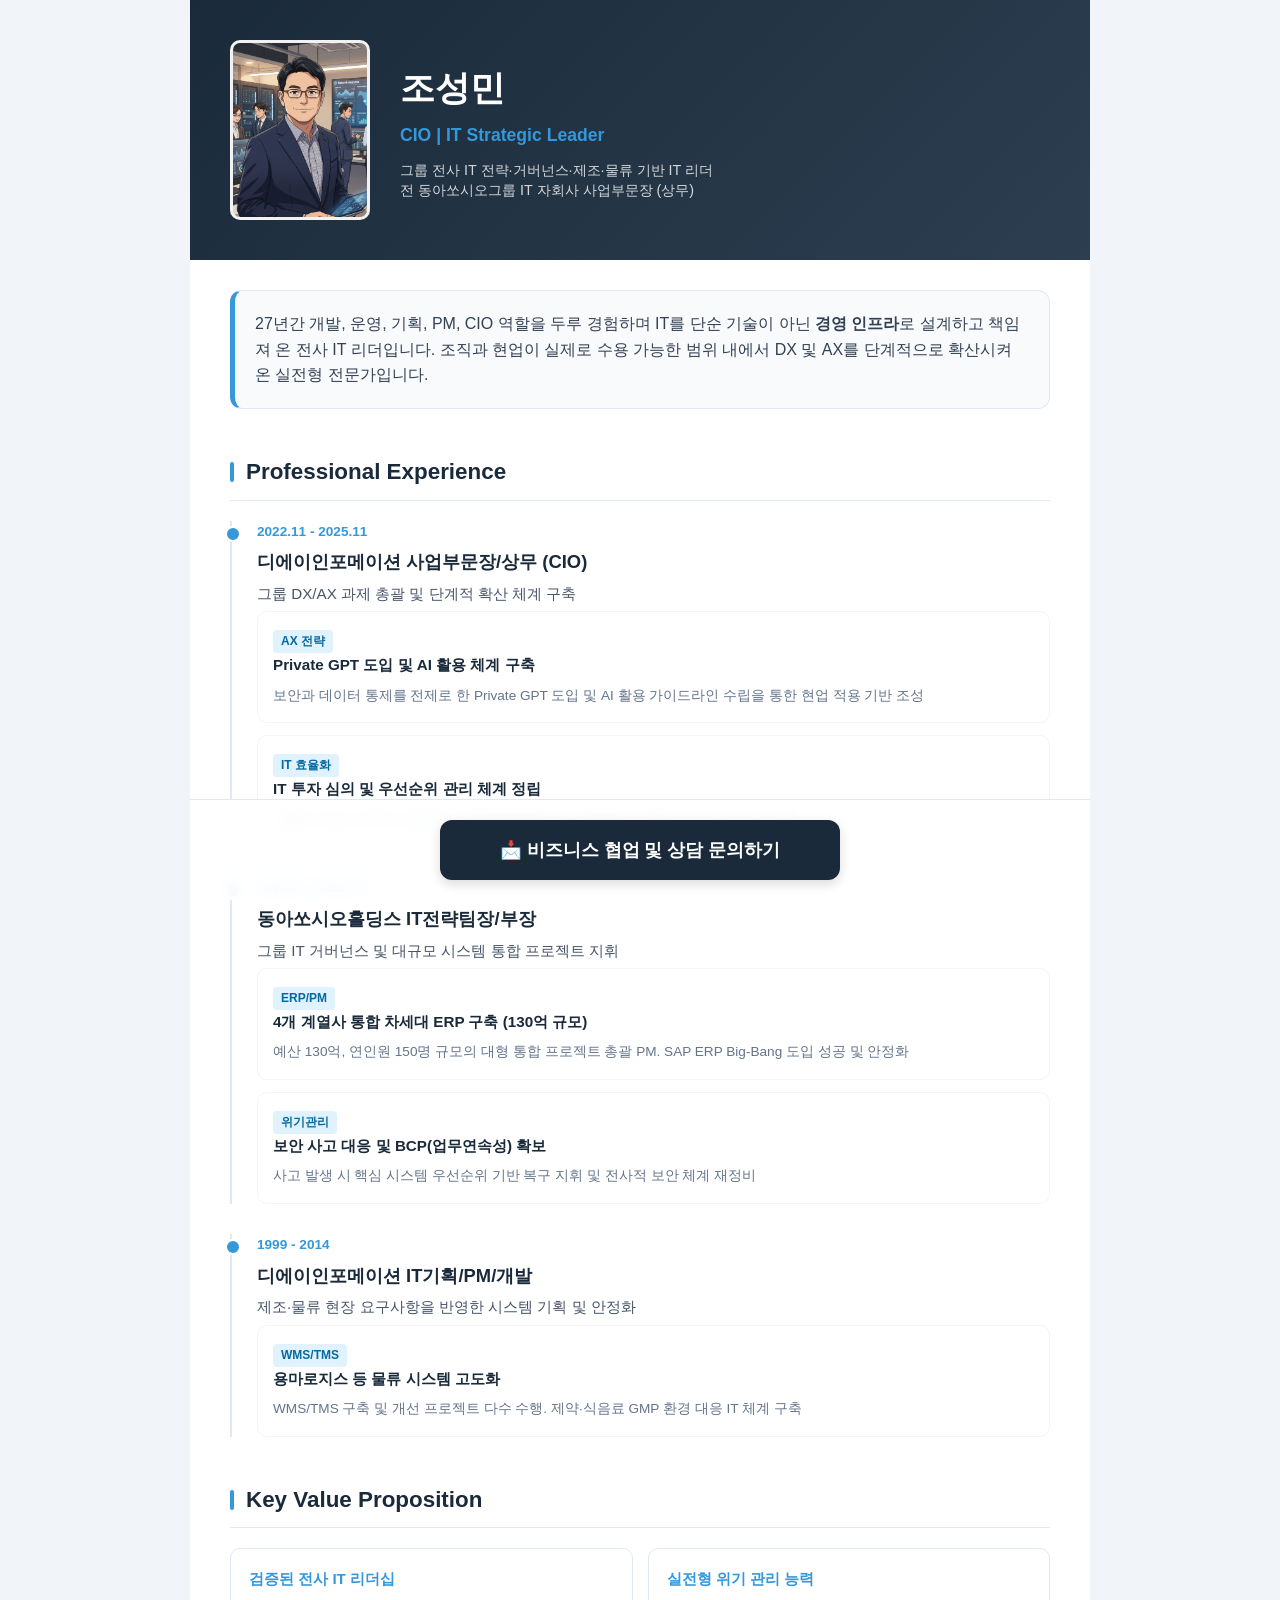
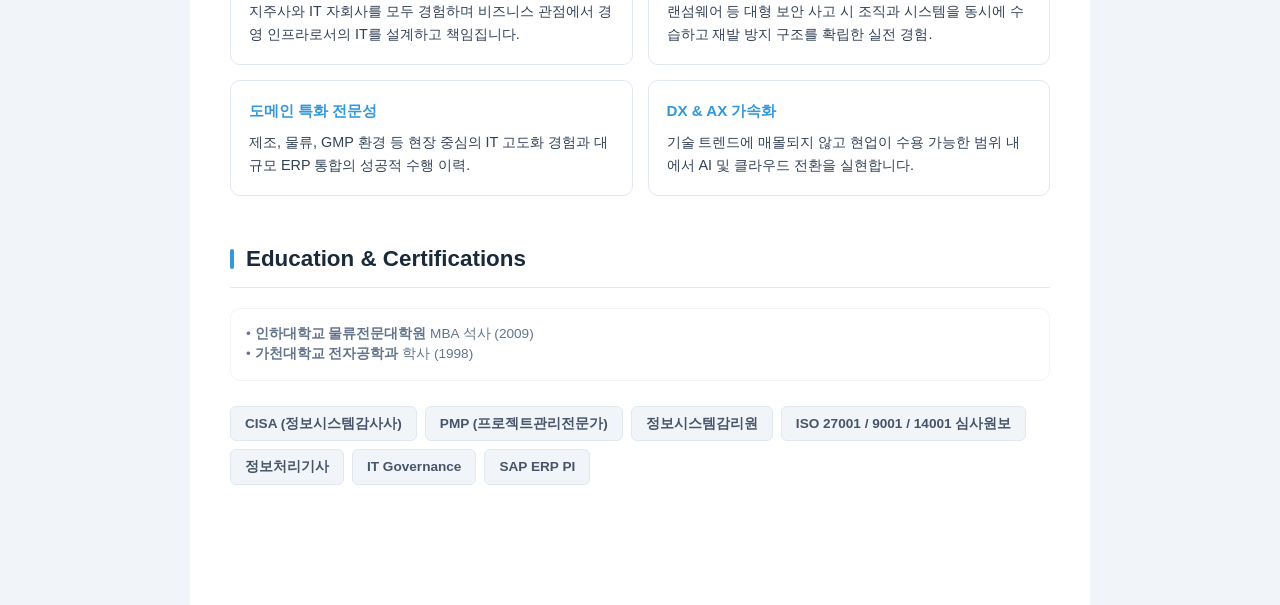
<file: resume/index.html>
<!DOCTYPE html>
<html lang="ko">
<head>
    <meta charset="UTF-8">
    <meta name="viewport" content="width=device-width, initial-scale=1.0, maximum-scale=1.0, user-scalable=no">
    <title>조성민 | CIO (Chief Information Officer)</title>
    <style>
        :root { 
            --primary-dark: #1a2a3a; 
            --accent-blue: #3498db; 
            --text-main: #334155; 
            --bg-light: #f1f5f9; 
            --border-color: #e2e8f0;
        }
        * { box-sizing: border-box; }
        body { font-family: 'Pretendard', -apple-system, sans-serif; background-color: var(--bg-light); color: var(--text-main); line-height: 1.6; margin: 0; padding: 0; }
        
        .container { width: 100%; max-width: 900px; margin: 0 auto; background: white; min-height: 100vh; position: relative; }
        
        /* 헤더 디자인 */
        .header { 
            display: flex; 
            flex-direction: row; 
            align-items: center; 
            padding: 40px; 
            background: linear-gradient(135deg, var(--primary-dark) 0%, #2c3e50 100%); 
            color: white; 
            gap: 30px; 
        }
        .profile-img { 
            width: 140px; 
            height: 180px; 
            border-radius: 10px; 
            object-fit: cover; 
            border: 3px solid rgba(255,255,255,0.2); 
            flex-shrink: 0;
            background-color: #eee;
        }
        .header-text h1 { margin: 0; font-size: 2.2em; font-weight: 800; }
        .header-text p { margin: 5px 0; font-size: 1.1em; color: var(--accent-blue); font-weight: 600; }
        .contact-mini { font-size: 0.9em; opacity: 0.8; margin-top: 10px; line-height: 1.4; }

        .content { padding: 30px 40px; padding-bottom: 120px; }
        h2 { font-size: 1.4em; color: var(--primary-dark); display: flex; align-items: center; margin-top: 45px; margin-bottom: 20px; border-bottom: 1px solid var(--border-color); padding-bottom: 10px; }
        h2::before { content: ""; display: inline-block; width: 4px; height: 20px; background: var(--accent-blue); margin-right: 12px; border-radius: 2px; }

        .summary-box { background: #f8fafc; border: 1px solid var(--border-color); padding: 20px; border-radius: 12px; font-size: 1em; border-left: 5px solid var(--accent-blue); margin-bottom: 30px; }

        /* 경력 사항 */
        .career-card { position: relative; padding-left: 25px; border-left: 2px solid var(--border-color); margin-bottom: 30px; }
        .career-card::before { content: ""; position: absolute; left: -7px; top: 5px; width: 12px; height: 12px; border-radius: 50%; background: var(--accent-blue); border: 2px solid white; }
        .career-card .date { font-weight: 700; color: var(--accent-blue); font-size: 0.85em; }
        .career-card h3 { margin: 5px 0; font-size: 1.15em; color: var(--primary-dark); }
        .career-card .desc { margin: 5px 0; color: #475569; font-size: 0.95em; font-weight: 500; }

        /* 프로젝트 리스트 */
        .project-item { background: #ffffff; border: 1px solid #f1f5f9; padding: 15px; border-radius: 10px; margin-bottom: 12px; transition: transform 0.2s; }
        .project-item:hover { border-color: var(--accent-blue); }
        .project-title { font-weight: 700; color: var(--primary-dark); font-size: 0.95em; display: block; margin-bottom: 4px; }
        .project-info { font-size: 0.85em; color: #64748b; line-height: 1.5; }
        .project-tag { display: inline-block; font-size: 0.75em; background: #e0f2fe; color: #0369a1; padding: 2px 8px; border-radius: 4px; margin-right: 5px; font-weight: 600; }

        .grid-container { display: grid; grid-template-columns: 1fr 1fr; gap: 15px; }
        .grid-item { background: #fff; padding: 18px; border: 1px solid var(--border-color); border-radius: 10px; font-size: 0.9em; }
        .grid-item strong { color: var(--accent-blue); display: block; margin-bottom: 8px; font-size: 1.05em; }

        .tag-group { display: flex; flex-wrap: wrap; gap: 8px; margin-top: 10px; }
        .tag { background: #f1f5f9; padding: 6px 14px; border-radius: 6px; font-size: 0.85em; font-weight: 600; color: #475569; border: 1px solid #e2e8f0; }

        .footer-action { position: fixed; bottom: 0; left: 50%; transform: translateX(-50%); width: 100%; max-width: 900px; padding: 20px; background: rgba(255,255,255,0.9); backdrop-filter: blur(8px); border-top: 1px solid #e2e8f0; text-align: center; z-index: 100; }
        .btn { background: var(--primary-dark); color: white; padding: 16px 0; text-decoration: none; border-radius: 12px; font-weight: 700; font-size: 1.1em; display: block; width: 100%; max-width: 400px; margin: 0 auto; box-shadow: 0 4px 12px rgba(0,0,0,0.15); transition: all 0.2s; }
        .btn:hover { background: #2c3e50; transform: translateY(-2px); }

        @media (max-width: 600px) {
            .header { flex-direction: column; text-align: center; padding: 30px 20px; }
            .header-text h1 { font-size: 1.8em; }
            .grid-container { grid-template-columns: 1fr; }
            .content { padding: 20px; padding-bottom: 120px; }
        }
    </style>
</head>
<body>
    <div class="container">
        <header class="header">
            <img src="photo.jpg" alt="조성민 프로필" class="profile-img">
            <div class="header-text">
                <h1>조성민</h1>
                <p>CIO | IT Strategic Leader</p>
                <div class="contact-mini">
                    그룹 전사 IT 전략·거버넌스·제조·물류 기반 IT 리더<br>
                    전 동아쏘시오그룹 IT 자회사 사업부문장 (상무)<br>
                </div>
            </div>
        </header>

        <div class="content">
            <div class="summary-box">
                27년간 개발, 운영, 기획, PM, CIO 역할을 두루 경험하며 IT를 단순 기술이 아닌 <strong>경영 인프라</strong>로 설계하고 책임져 온 전사 IT 리더입니다. 조직과 현업이 실제로 수용 가능한 범위 내에서 DX 및 AX를 단계적으로 확산시켜 온 실전형 전문가입니다.
            </div>

            <h2>Professional Experience</h2>
            
            <div class="career-card">
                <div class="date">2022.11 - 2025.11</div>
                <h3>디에이인포메이션 사업부문장/상무 (CIO)</h3>
                <p class="desc">그룹 DX/AX 과제 총괄 및 단계적 확산 체계 구축</p>
                <div class="project-item">
                    <span class="project-tag">AX 전략</span>
                    <span class="project-title">Private GPT 도입 및 AI 활용 체계 구축</span>
                    <span class="project-info">보안과 데이터 통제를 전제로 한 Private GPT 도입 및 AI 활용 가이드라인 수립을 통한 현업 적용 기반 조성</span>
                </div>
                <div class="project-item">
                    <span class="project-tag">IT 효율화</span>
                    <span class="project-title">IT 투자 심의 및 우선순위 관리 체계 정립</span>
                    <span class="project-info">그룹사 대상 IT 투자 프로세스 표준화를 통한 비용 효율화 및 중장기 로드맵 수립 지원</span>
                </div>
            </div>

            <div class="career-card">
                <div class="date">2015.01 - 2022.10</div>
                <h3>동아쏘시오홀딩스 IT전략팀장/부장</h3>
                <p class="desc">그룹 IT 거버넌스 및 대규모 시스템 통합 프로젝트 지휘</p>
                <div class="project-item">
                    <span class="project-tag">ERP/PM</span>
                    <span class="project-title">4개 계열사 통합 차세대 ERP 구축 (130억 규모)</span>
                    <span class="project-info">예산 130억, 연인원 150명 규모의 대형 통합 프로젝트 총괄 PM. SAP ERP Big-Bang 도입 성공 및 안정화</span>
                </div>
                <div class="project-item">
                    <span class="project-tag">위기관리</span>
                    <span class="project-title">보안 사고 대응 및 BCP(업무연속성) 확보</span>
                    <span class="project-info">사고 발생 시 핵심 시스템 우선순위 기반 복구 지휘 및 전사적 보안 체계 재정비</span>
                </div>
            </div>

            <div class="career-card">
                <div class="date">1999 - 2014</div>
                <h3>디에이인포메이션 IT기획/PM/개발</h3>
                <p class="desc">제조·물류 현장 요구사항을 반영한 시스템 기획 및 안정화</p>
                <div class="project-item">
                    <span class="project-tag">WMS/TMS</span>
                    <span class="project-title">용마로지스 등 물류 시스템 고도화</span>
                    <span class="project-info">WMS/TMS 구축 및 개선 프로젝트 다수 수행. 제약·식음료 GMP 환경 대응 IT 체계 구축</span>
                </div>
            </div>

            <h2>Key Value Proposition</h2>
            <div class="grid-container">
                <div class="grid-item">
                    <strong>검증된 전사 IT 리더십</strong>
                    지주사와 IT 자회사를 모두 경험하며 비즈니스 관점에서 경영 인프라로서의 IT를 설계하고 책임집니다.
                </div>
                <div class="grid-item">
                    <strong>실전형 위기 관리 능력</strong>
                    랜섬웨어 등 대형 보안 사고 시 조직과 시스템을 동시에 수습하고 재발 방지 구조를 확립한 실전 경험.
                </div>
                <div class="grid-item">
                    <strong>도메인 특화 전문성</strong>
                    제조, 물류, GMP 환경 등 현장 중심의 IT 고도화 경험과 대규모 ERP 통합의 성공적 수행 이력.
                </div>
                <div class="grid-item">
                    <strong>DX & AX 가속화</strong>
                    기술 트렌드에 매몰되지 않고 현업이 수용 가능한 범위 내에서 AI 및 클라우드 전환을 실현합니다.
                </div>
            </div>

            <h2>Education & Certifications</h2>
            <div class="project-item" style="margin-bottom: 25px;">
                <div class="project-info">
                    • <strong>인하대학교 물류전문대학원</strong> MBA 석사 (2009)<br>
                    • <strong>가천대학교 전자공학과</strong> 학사 (1998)
                </div>
            </div>
            <div class="tag-group">
                <span class="tag">CISA (정보시스템감사사)</span>
                <span class="tag">PMP (프로젝트관리전문가)</span>
                <span class="tag">정보시스템감리원</span>
                <span class="tag">ISO 27001 / 9001 / 14001 심사원보</span>
                <span class="tag">정보처리기사</span>
                <span class="tag">IT Governance</span>
                <span class="tag">SAP ERP PI</span>
            </div>
        </div>

        <div class="footer-action">
            <a href="javascript:void(0)" onclick="goToContact()" class="btn">
                📩 비즈니스 협업 및 상담 문의하기
            </a>
        </div>
    </div>

<script>
function goToContact() {
    // 1. 부모 창(메인 페이지)의 팝업 닫기 함수 호출
    if (window.parent && window.parent.closeResume) {
        window.parent.closeResume();
    }
    
    // 2. 부모 창의 #contact 섹션으로 이동
    window.parent.location.hash = 'contact';
}
</script>

</body>
</html>
</file>
